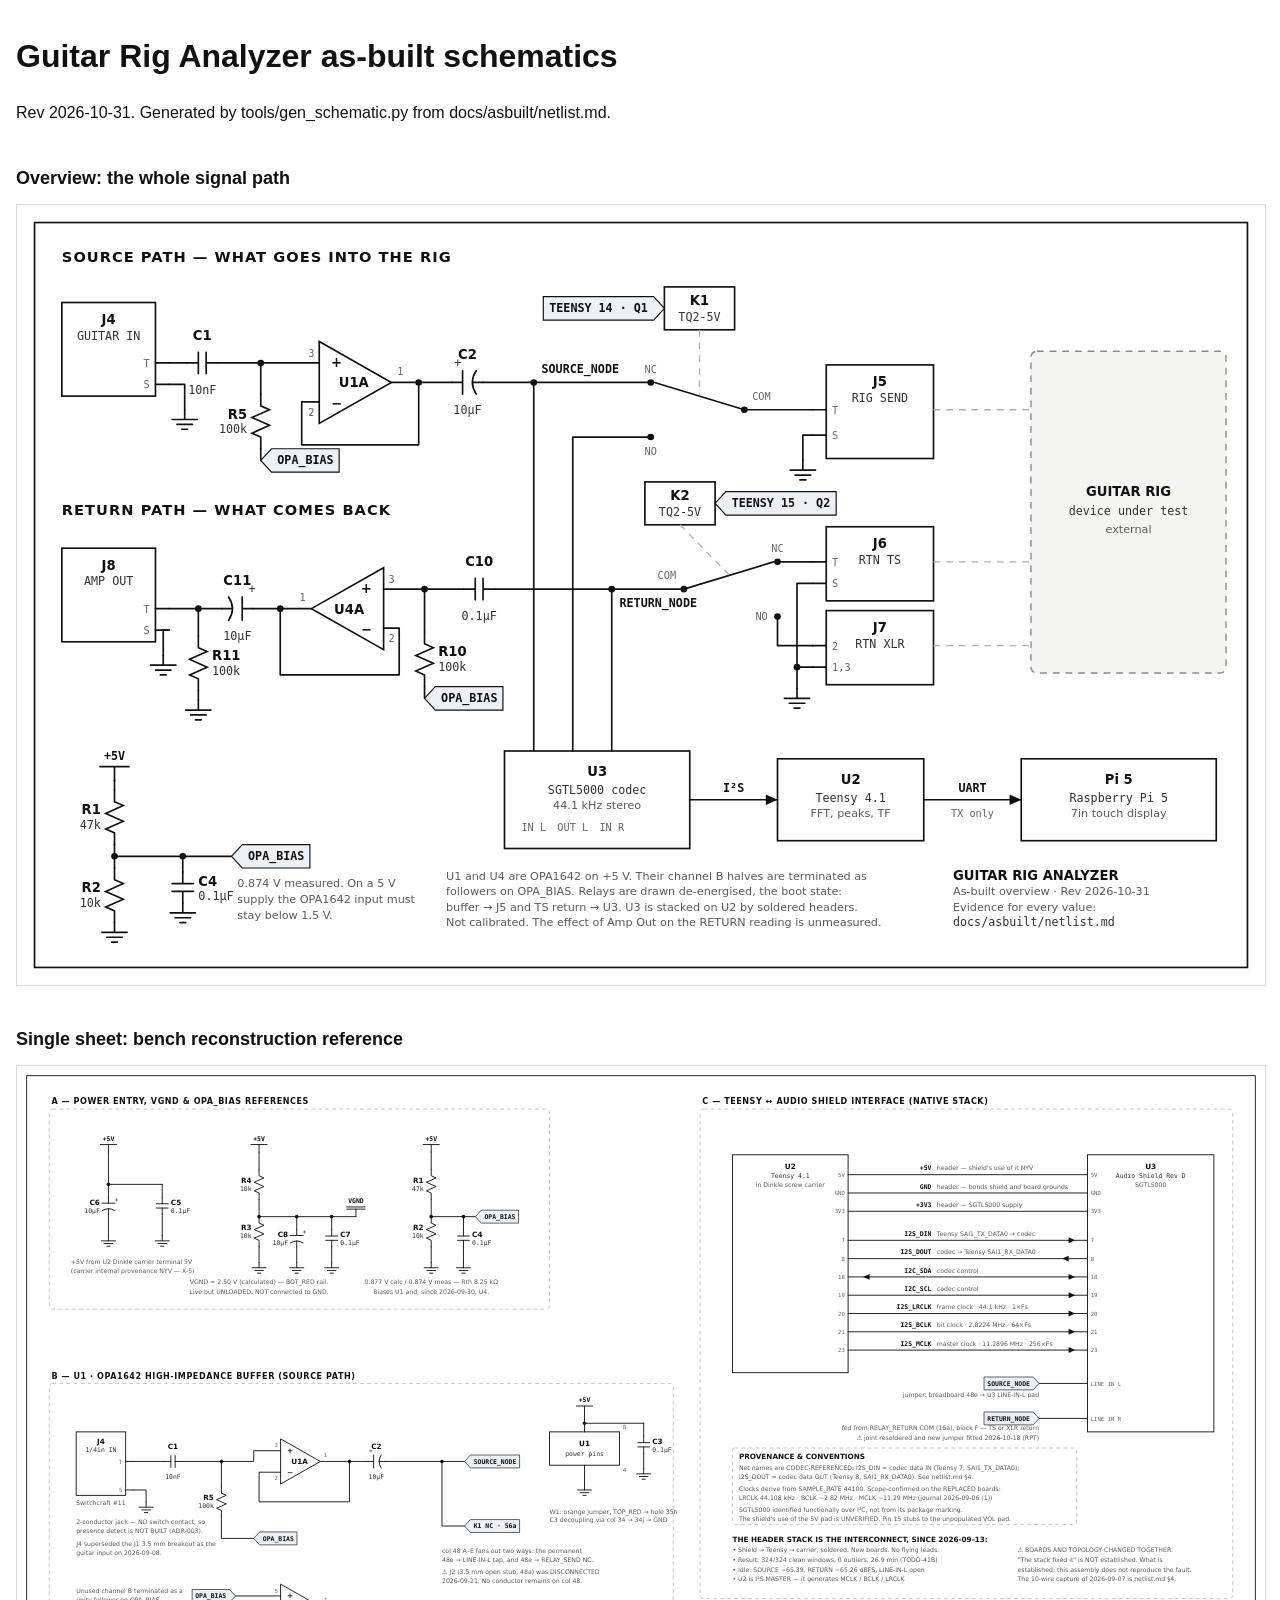
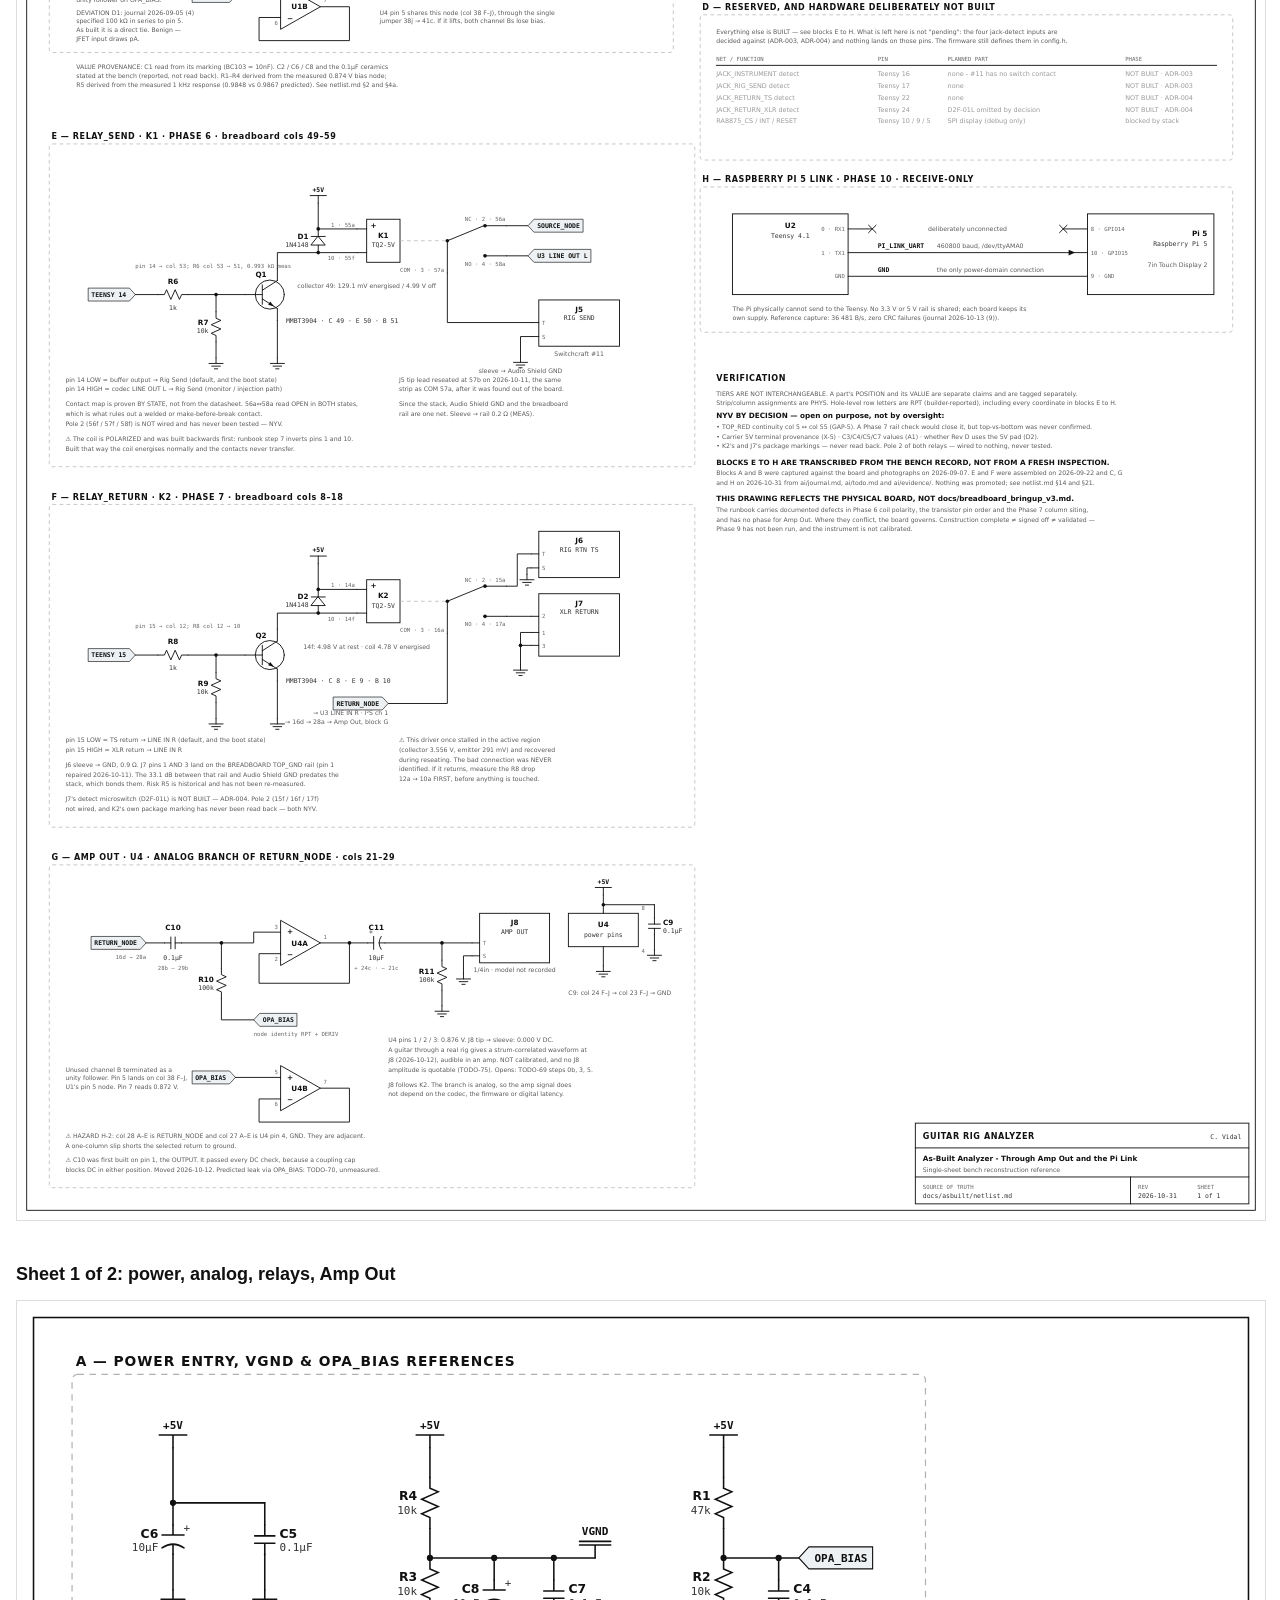
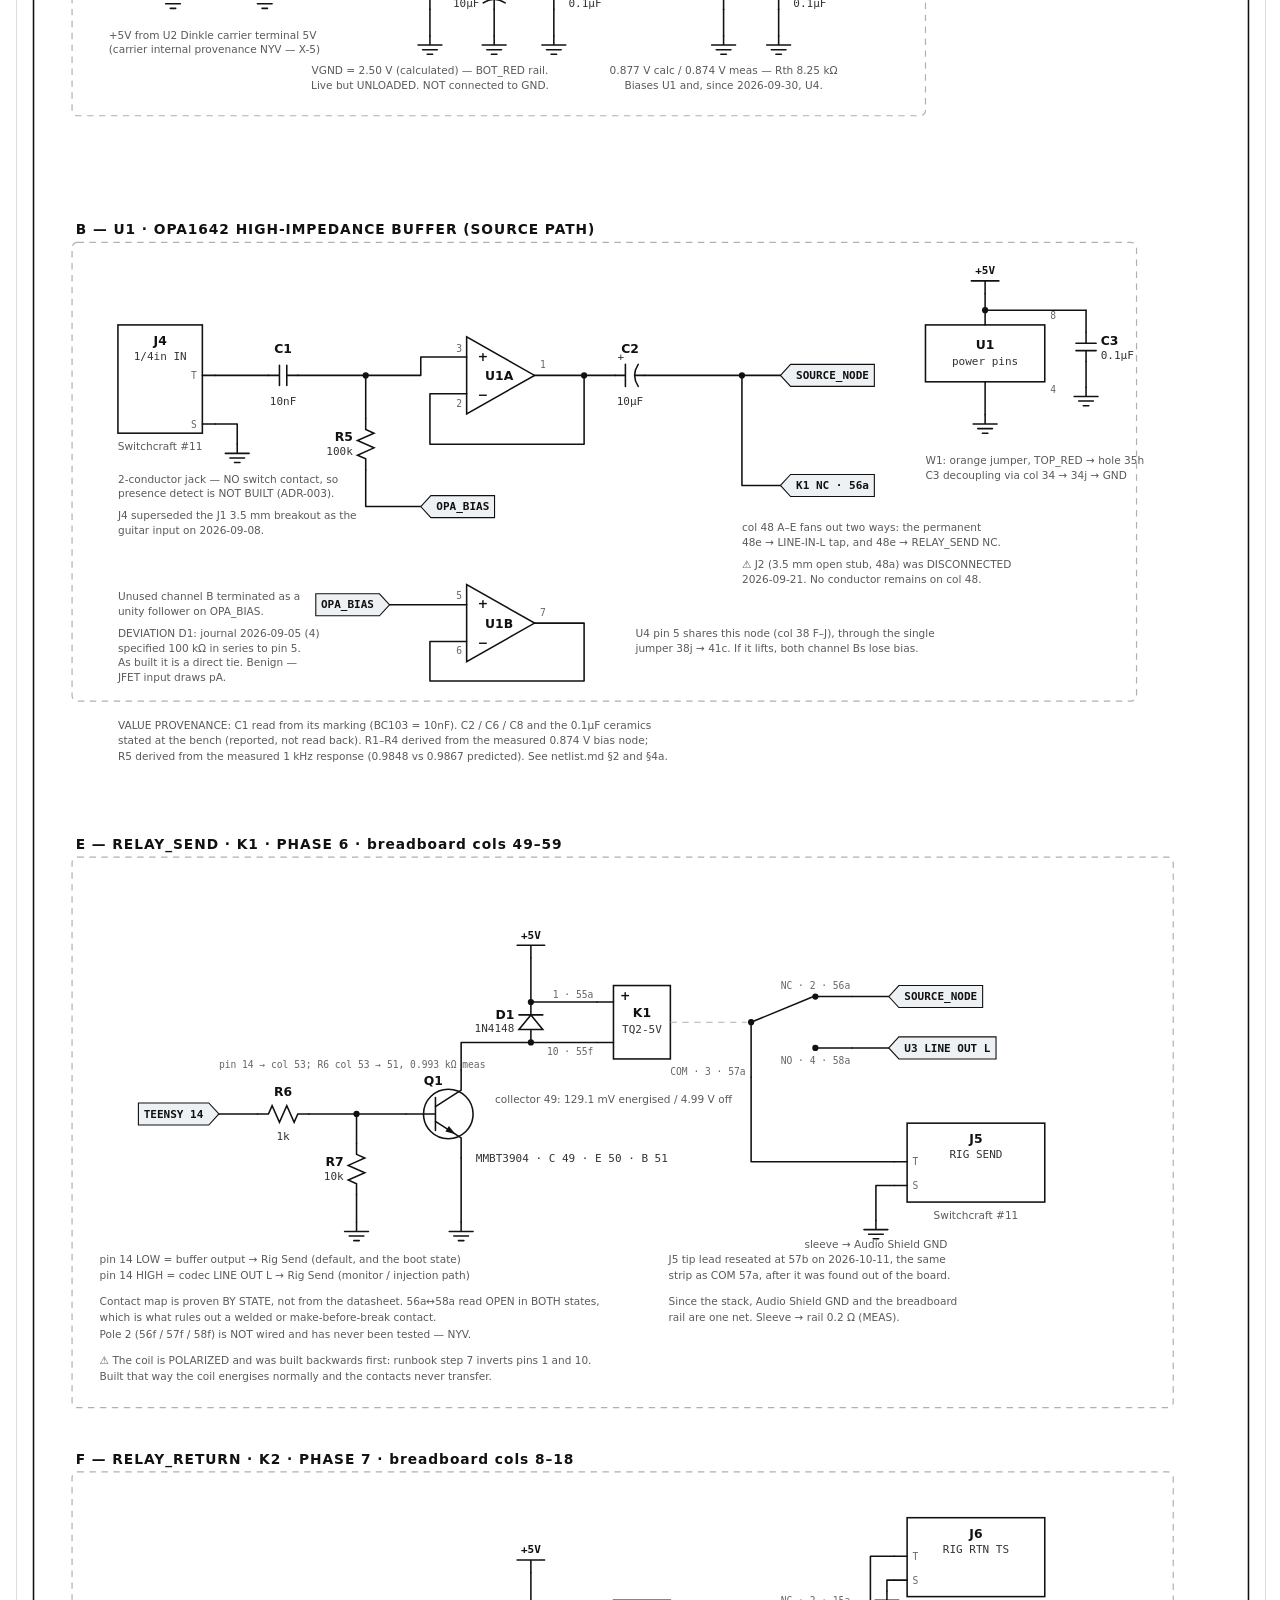
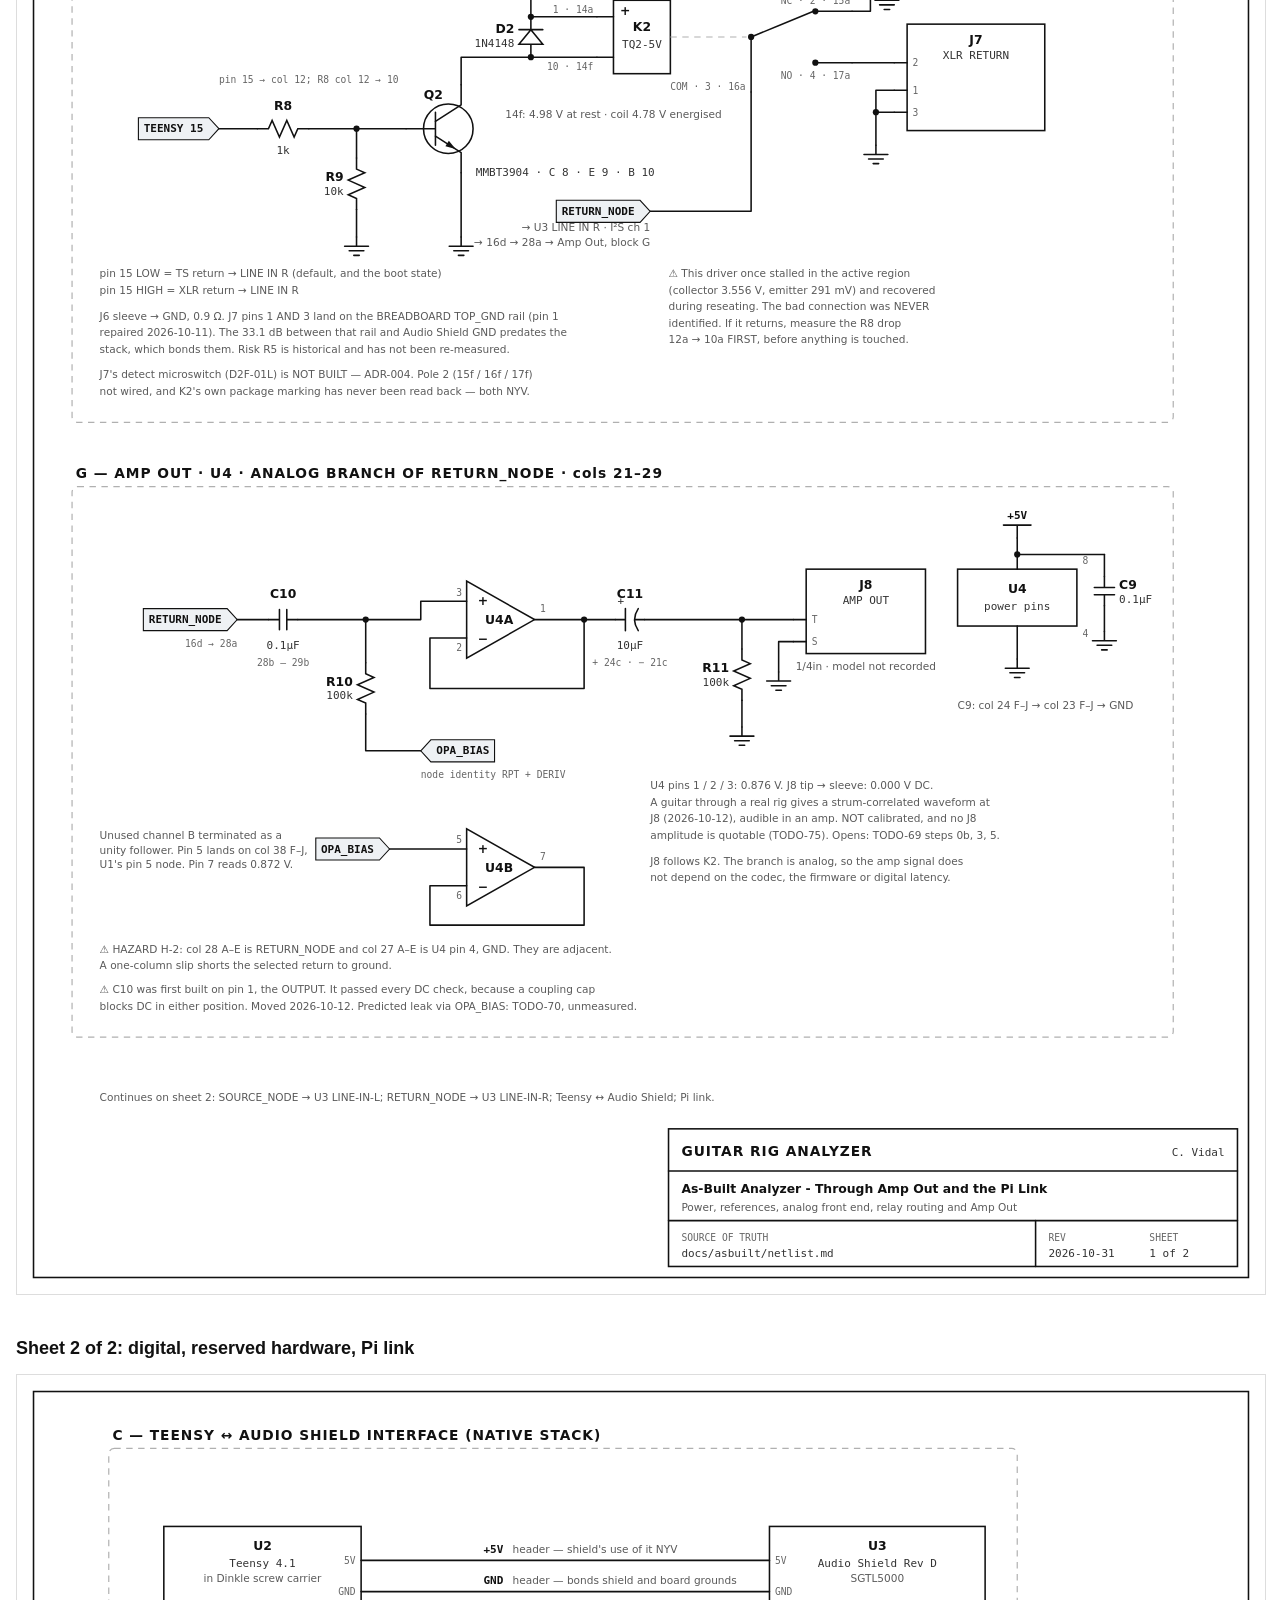
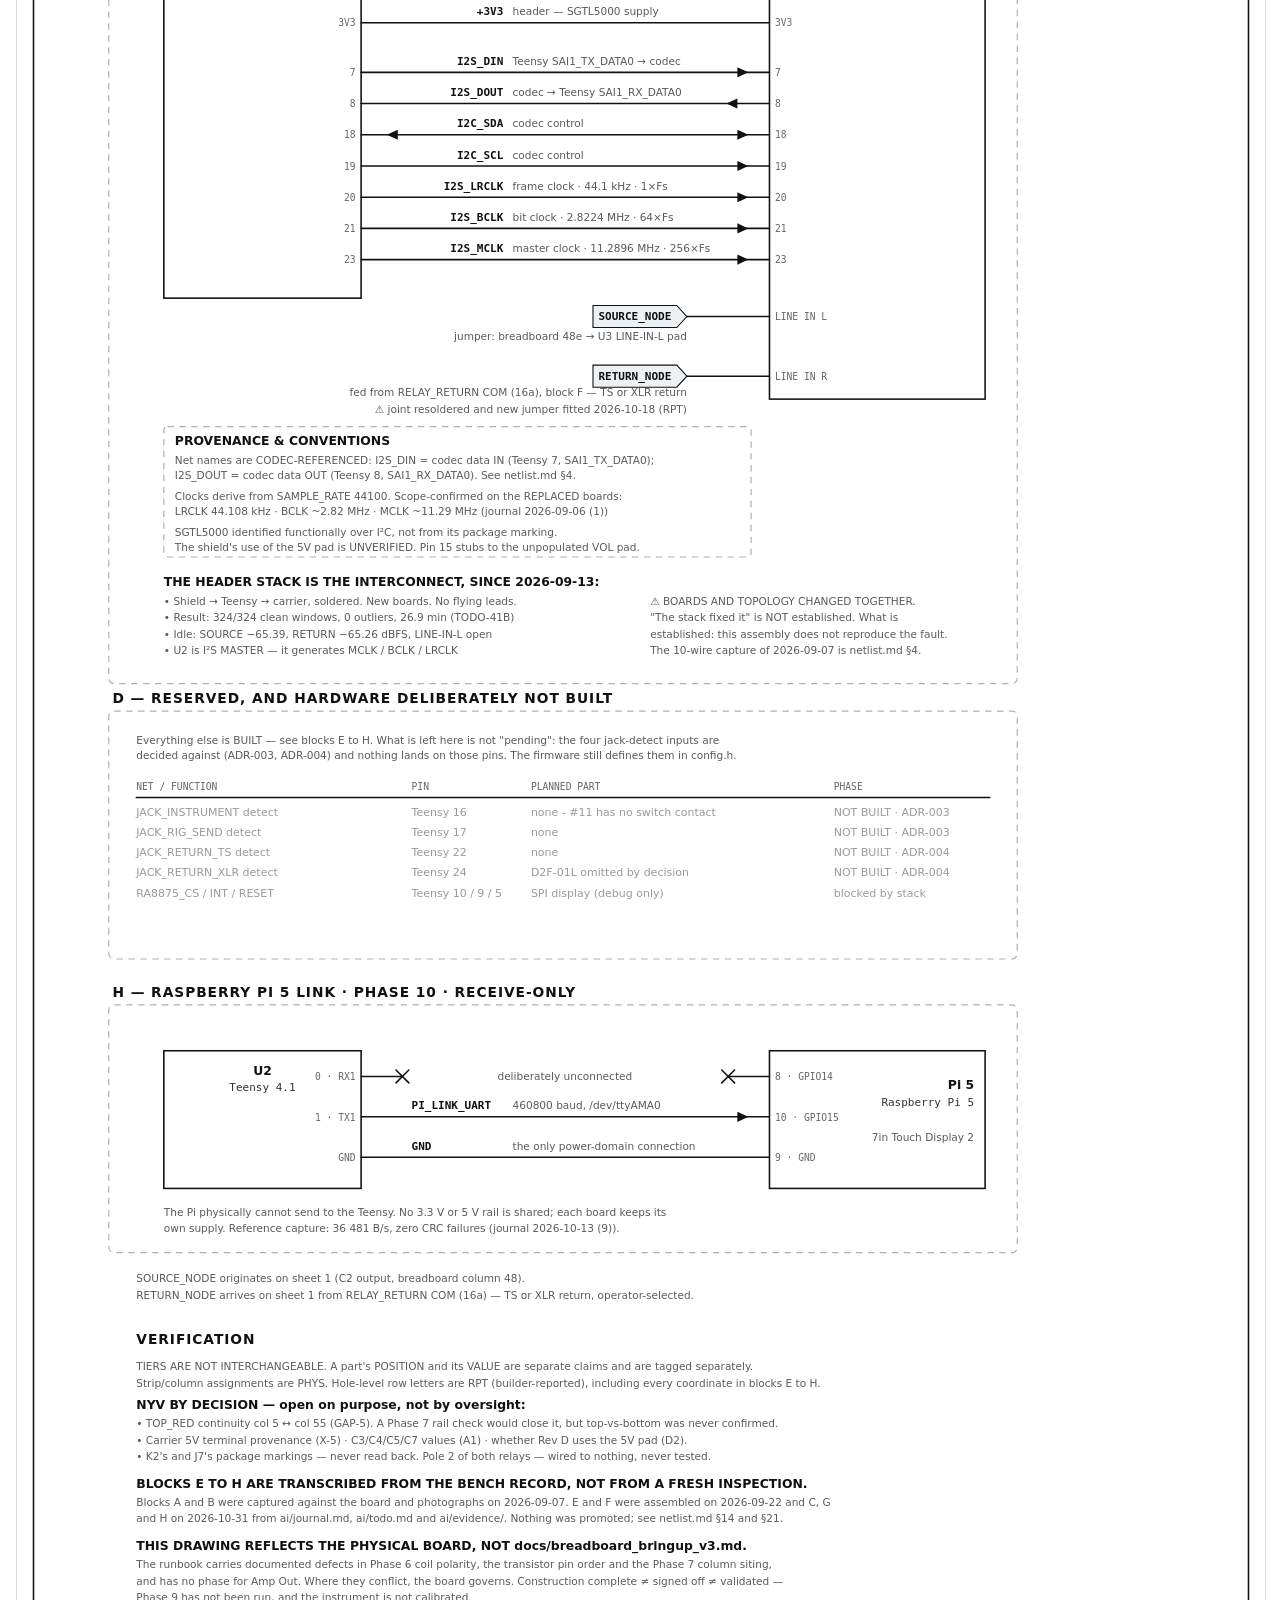
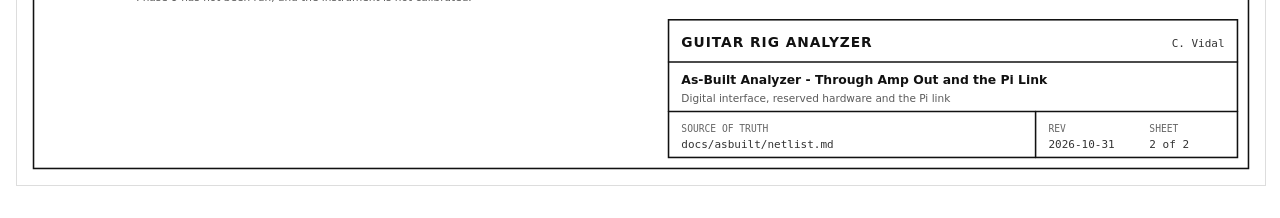
<file: docs/asbuilt/schematics.html>
<!doctype html>
<meta charset="utf-8">
<title>Guitar Rig Analyzer Schematics</title>
<style>
  body{max-width:1320px;margin:32px auto;padding:0 16px;background:#fff;color:#111;
       font:16px/1.5 'Helvetica Neue',Helvetica,Arial,sans-serif}
  img{display:block;width:100%;height:auto;border:1px solid #ddd}
  h2{margin:40px 0 12px;font-size:18px}
</style>
<body>
<h1>Guitar Rig Analyzer as-built schematics</h1>
<p>Rev 2026-10-31. Generated by tools/gen_schematic.py from docs/asbuilt/netlist.md.</p>
<h2>Overview: the whole signal path</h2>
<a href="schematic_overview.svg"><img src="schematic_overview.svg" alt="Overview: the whole signal path"></a>
<h2>Single sheet: bench reconstruction reference</h2>
<a href="schematic_1sheet.svg"><img src="schematic_1sheet.svg" alt="Single sheet: bench reconstruction reference"></a>
<h2>Sheet 1 of 2: power, analog, relays, Amp Out</h2>
<a href="schematic_sheet1_analog.svg"><img src="schematic_sheet1_analog.svg" alt="Sheet 1 of 2: power, analog, relays, Amp Out"></a>
<h2>Sheet 2 of 2: digital, reserved hardware, Pi link</h2>
<a href="schematic_sheet2_digital.svg"><img src="schematic_sheet2_digital.svg" alt="Sheet 2 of 2: digital, reserved hardware, Pi link"></a>
</body>
</file>
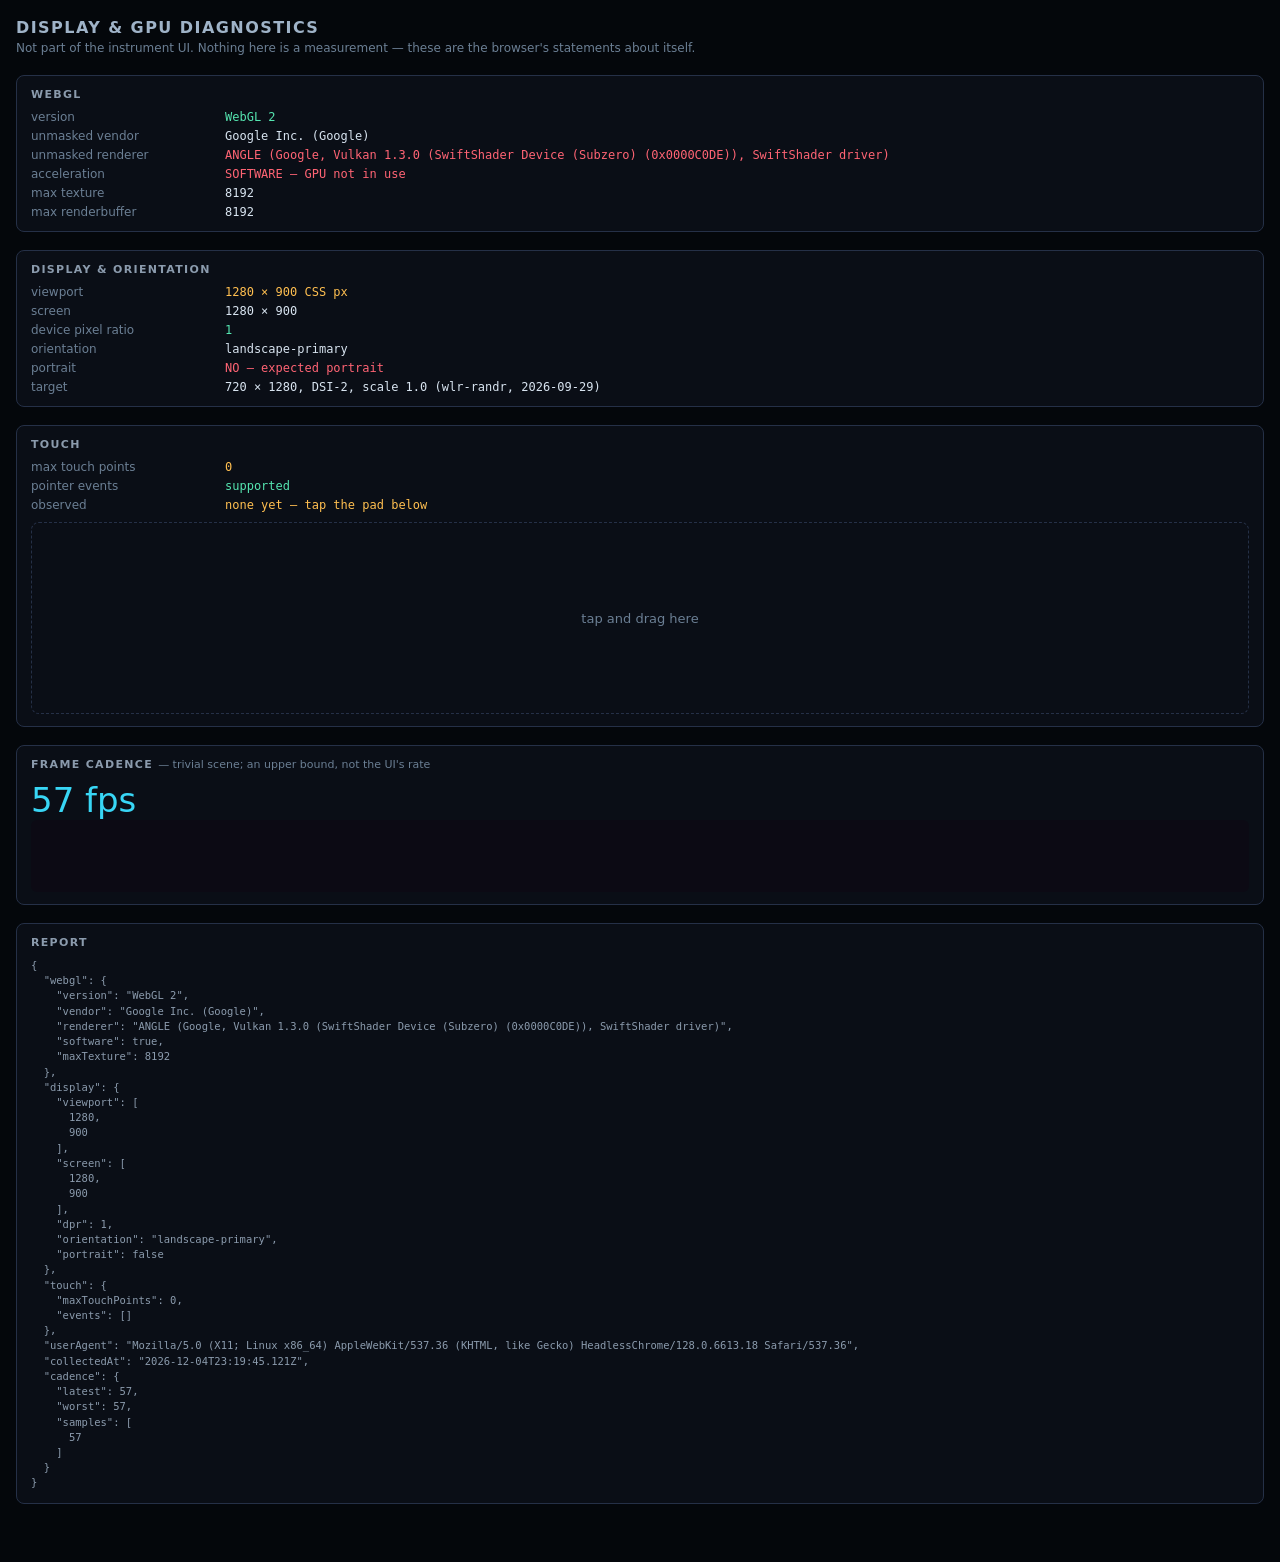
<file: pi/web/static/diag.html>
<!DOCTYPE html>
<html lang="en">
<head>
<meta charset="utf-8">
<meta name="viewport" content="width=device-width, initial-scale=1, user-scalable=no">
<title>GRA — display &amp; GPU diagnostics</title>
<!--
  DIAGNOSTICS ONLY. This page is not part of the instrument UI and is not
  reachable from it. It exists to answer ADR-005 §2's first condition — can
  Chromium render WebGL on this Pi, in this orientation, with working touch —
  and nothing on it is a measurement.

  *** IT TOUCHES NO MEASUREMENT PATH. ***
  It never calls /api/frame, never decodes a packet, and reports only what the
  browser says about itself: the GL strings the driver returns, the viewport the
  compositor gives it, and the cadence requestAnimationFrame actually delivers.

  The frame rate here is the cadence of a trivial scene. It is an upper bound on
  what the instrument UI can reach, NOT a measurement of it. The real number
  comes from running the fingerprint and is recorded separately.
-->
<style>
  :root { color-scheme: dark; }
  html, body { margin: 0; min-height: 100%; background: #04070b; color: #d8e4f0;
               font-family: "DejaVu Sans", system-ui, sans-serif; }
  body { padding: 18px 16px 40px; box-sizing: border-box; }
  h1 { margin: 0 0 2px; font-size: 16px; font-weight: 600; letter-spacing: .09em;
       text-transform: uppercase; color: #9fb3c8; }
  .sub { margin: 0 0 18px; font-size: 12px; color: #6b7f94; line-height: 1.5; }
  section { margin-bottom: 18px; border: 1px solid #253047; border-radius: 8px;
            padding: 12px 14px; background: #0a0e16; }
  h2 { margin: 0 0 9px; font-size: 11px; letter-spacing: .12em;
       text-transform: uppercase; color: #8b9bad; font-weight: 600; }
  dl { margin: 0; display: grid; grid-template-columns: 11.5em 1fr; gap: 5px 10px; }
  dt { color: #6b7f94; font-size: 12px; }
  dd { margin: 0; font-family: "DejaVu Sans Mono", monospace; font-size: 12px;
       color: #d8e4f0; word-break: break-word; }
  .ok   { color: #55E5B0; }
  .warn { color: #FFBF50; }
  .bad  { color: #FF6474; }
  #fps { font-size: 34px; font-variant-numeric: tabular-nums; color: #38D6F5; }
  #pad { height: 190px; border: 1px dashed #253047; border-radius: 8px;
         display: flex; align-items: center; justify-content: center;
         text-align: center; font-size: 13px; color: #6b7f94;
         touch-action: none; user-select: none; }
  #pad.hit { border-color: #55E5B0; color: #d8e4f0; }
  canvas { display: block; width: 100%; height: 72px; border-radius: 6px; }
  pre { margin: 0; white-space: pre-wrap; word-break: break-word;
        font-family: "DejaVu Sans Mono", monospace; font-size: 10.5px;
        color: #8b9bad; line-height: 1.45; }
</style>
</head>
<body>
  <h1>Display &amp; GPU diagnostics</h1>
  <p class="sub">Not part of the instrument UI. Nothing here is a measurement —
     these are the browser's statements about itself.</p>

  <section>
    <h2>WebGL</h2>
    <dl id="gl"></dl>
  </section>

  <section>
    <h2>Display &amp; orientation</h2>
    <dl id="display"></dl>
  </section>

  <section>
    <h2>Touch</h2>
    <dl id="touch"></dl>
    <div id="pad" style="margin-top:10px">tap and drag here</div>
  </section>

  <section>
    <h2>Frame cadence <span style="color:#6b7f94;font-weight:400;text-transform:none;letter-spacing:0">— trivial scene; an upper bound, not the UI's rate</span></h2>
    <div id="fps">–</div>
    <canvas id="load"></canvas>
  </section>

  <section>
    <h2>Report</h2>
    <pre id="report">collecting…</pre>
  </section>

<script type="module">
const report = {};
const put = (id, rows) => {
  document.getElementById(id).innerHTML = rows.map(
    ([k, v, cls]) => `<dt>${k}</dt><dd${cls ? ` class="${cls}"` : ""}>${v}</dd>`
  ).join("");
};

// --- WebGL -------------------------------------------------------------------
const canvas = document.getElementById("load");
let gl = canvas.getContext("webgl2");
let glVersion = "WebGL 2";
if (!gl) { gl = canvas.getContext("webgl"); glVersion = gl ? "WebGL 1" : "none"; }

const glRows = [];
if (!gl) {
  glRows.push(["context", "UNAVAILABLE — no hardware or software GL", "bad"]);
  report.webgl = null;
} else {
  const dbg = gl.getExtension("WEBGL_debug_renderer_info");
  const vendor = dbg ? gl.getParameter(dbg.UNMASKED_VENDOR_WEBGL) : "(masked)";
  const renderer = dbg ? gl.getParameter(dbg.UNMASKED_RENDERER_WEBGL) : "(masked)";
  // SwiftShader/llvmpipe mean Chromium fell back to CPU rendering. On the Pi
  // that is a FAILURE of this check, not a pass with a caveat: it would make
  // every later frame-rate number meaningless.
  const software = /swiftshader|llvmpipe|softpipe|software/i.test(renderer);
  report.webgl = { version: glVersion, vendor, renderer, software,
                   maxTexture: gl.getParameter(gl.MAX_TEXTURE_SIZE) };
  glRows.push(
    ["version", glVersion, "ok"],
    ["unmasked vendor", vendor],
    ["unmasked renderer", renderer, software ? "bad" : "ok"],
    ["acceleration", software ? "SOFTWARE — GPU not in use" : "hardware (by renderer string)",
     software ? "bad" : "ok"],
    ["max texture", gl.getParameter(gl.MAX_TEXTURE_SIZE)],
    ["max renderbuffer", gl.getParameter(gl.MAX_RENDERBUFFER_SIZE)],
  );
}
put("gl", glRows);

// --- display -----------------------------------------------------------------
const portrait = window.innerHeight > window.innerWidth;
const expected = window.innerWidth === 720 && window.innerHeight >= 1180;
report.display = {
  viewport: [window.innerWidth, window.innerHeight],
  screen: [screen.width, screen.height],
  dpr: window.devicePixelRatio,
  orientation: screen.orientation ? screen.orientation.type : "(unreported)",
  portrait,
};
put("display", [
  ["viewport", `${window.innerWidth} × ${window.innerHeight} CSS px`,
   expected ? "ok" : "warn"],
  ["screen", `${screen.width} × ${screen.height}`],
  ["device pixel ratio", window.devicePixelRatio,
   window.devicePixelRatio === 1 ? "ok" : "warn"],
  ["orientation", screen.orientation ? screen.orientation.type : "(unreported)"],
  ["portrait", portrait ? "yes" : "NO — expected portrait", portrait ? "ok" : "bad"],
  ["target", "720 × 1280, DSI-2, scale 1.0 (wlr-randr, 2026-09-29)"],
]);

// --- touch -------------------------------------------------------------------
const pointsSupported = navigator.maxTouchPoints || 0;
report.touch = { maxTouchPoints: pointsSupported, events: [] };
const touchRows = () => put("touch", [
  ["max touch points", pointsSupported, pointsSupported > 0 ? "ok" : "warn"],
  ["pointer events", "PointerEvent" in window ? "supported" : "absent",
   "PointerEvent" in window ? "ok" : "bad"],
  ["observed", report.touch.events.length
    ? report.touch.events.join("  ·  ") : "none yet — tap the pad below",
    report.touch.events.length ? "ok" : "warn"],
]);
touchRows();

const pad = document.getElementById("pad");
let dragFrom = null;
const note = (s) => {
  if (!report.touch.events.includes(s)) report.touch.events.push(s);
  touchRows(); emit();
};
pad.addEventListener("pointerdown", (e) => {
  pad.classList.add("hit");
  dragFrom = [e.clientX, e.clientY];
  note(`${e.pointerType} down`);
  pad.setPointerCapture(e.pointerId);
});
pad.addEventListener("pointermove", (e) => {
  if (!dragFrom) return;
  const dx = e.clientX - dragFrom[0], dy = e.clientY - dragFrom[1];
  if (Math.hypot(dx, dy) > 24) note(`${e.pointerType} drag`);
});
pad.addEventListener("pointerup", (e) => {
  pad.classList.remove("hit");
  dragFrom = null;
  note(`${e.pointerType} up`);
});

// --- frame cadence -----------------------------------------------------------
// A trivial clear-and-draw loop. This measures what requestAnimationFrame
// actually delivers on this compositor, which bounds the UI from above. It is
// NOT a GPU throughput benchmark and must never be quoted as the UI's frame rate.
const fpsEl = document.getElementById("fps");
let frames = 0, since = performance.now(), worst = Infinity, settled = [];

function tick(now) {
  if (gl) {
    const w = canvas.clientWidth, h = canvas.clientHeight;
    if (canvas.width !== w || canvas.height !== h) { canvas.width = w; canvas.height = h; }
    gl.viewport(0, 0, canvas.width, canvas.height);
    const t = now / 1000;
    gl.clearColor(0.02 + 0.03 * Math.sin(t), 0.04, 0.07 + 0.03 * Math.cos(t), 1);
    gl.clear(gl.COLOR_BUFFER_BIT);
  }
  frames++;
  if (now - since >= 1000) {
    const fps = Math.round((frames * 1000) / (now - since));
    fpsEl.textContent = `${fps} fps`;
    fpsEl.className = fps >= 50 ? "ok" : fps >= 25 ? "warn" : "bad";
    worst = Math.min(worst, fps);
    settled.push(fps);
    if (settled.length > 10) settled.shift();
    report.cadence = { latest: fps, worst, samples: settled.slice() };
    emit();
    frames = 0; since = now;
  }
  requestAnimationFrame(tick);
}
requestAnimationFrame(tick);

// --- report ------------------------------------------------------------------
report.userAgent = navigator.userAgent;
report.collectedAt = new Date().toISOString();
const reportEl = document.getElementById("report");
function emit() {
  const text = JSON.stringify(report, null, 2);
  reportEl.textContent = text;
  window.__diag = report;          // retrievable by an automated check
}
emit();
</script>
</body>
</html>
</file>
